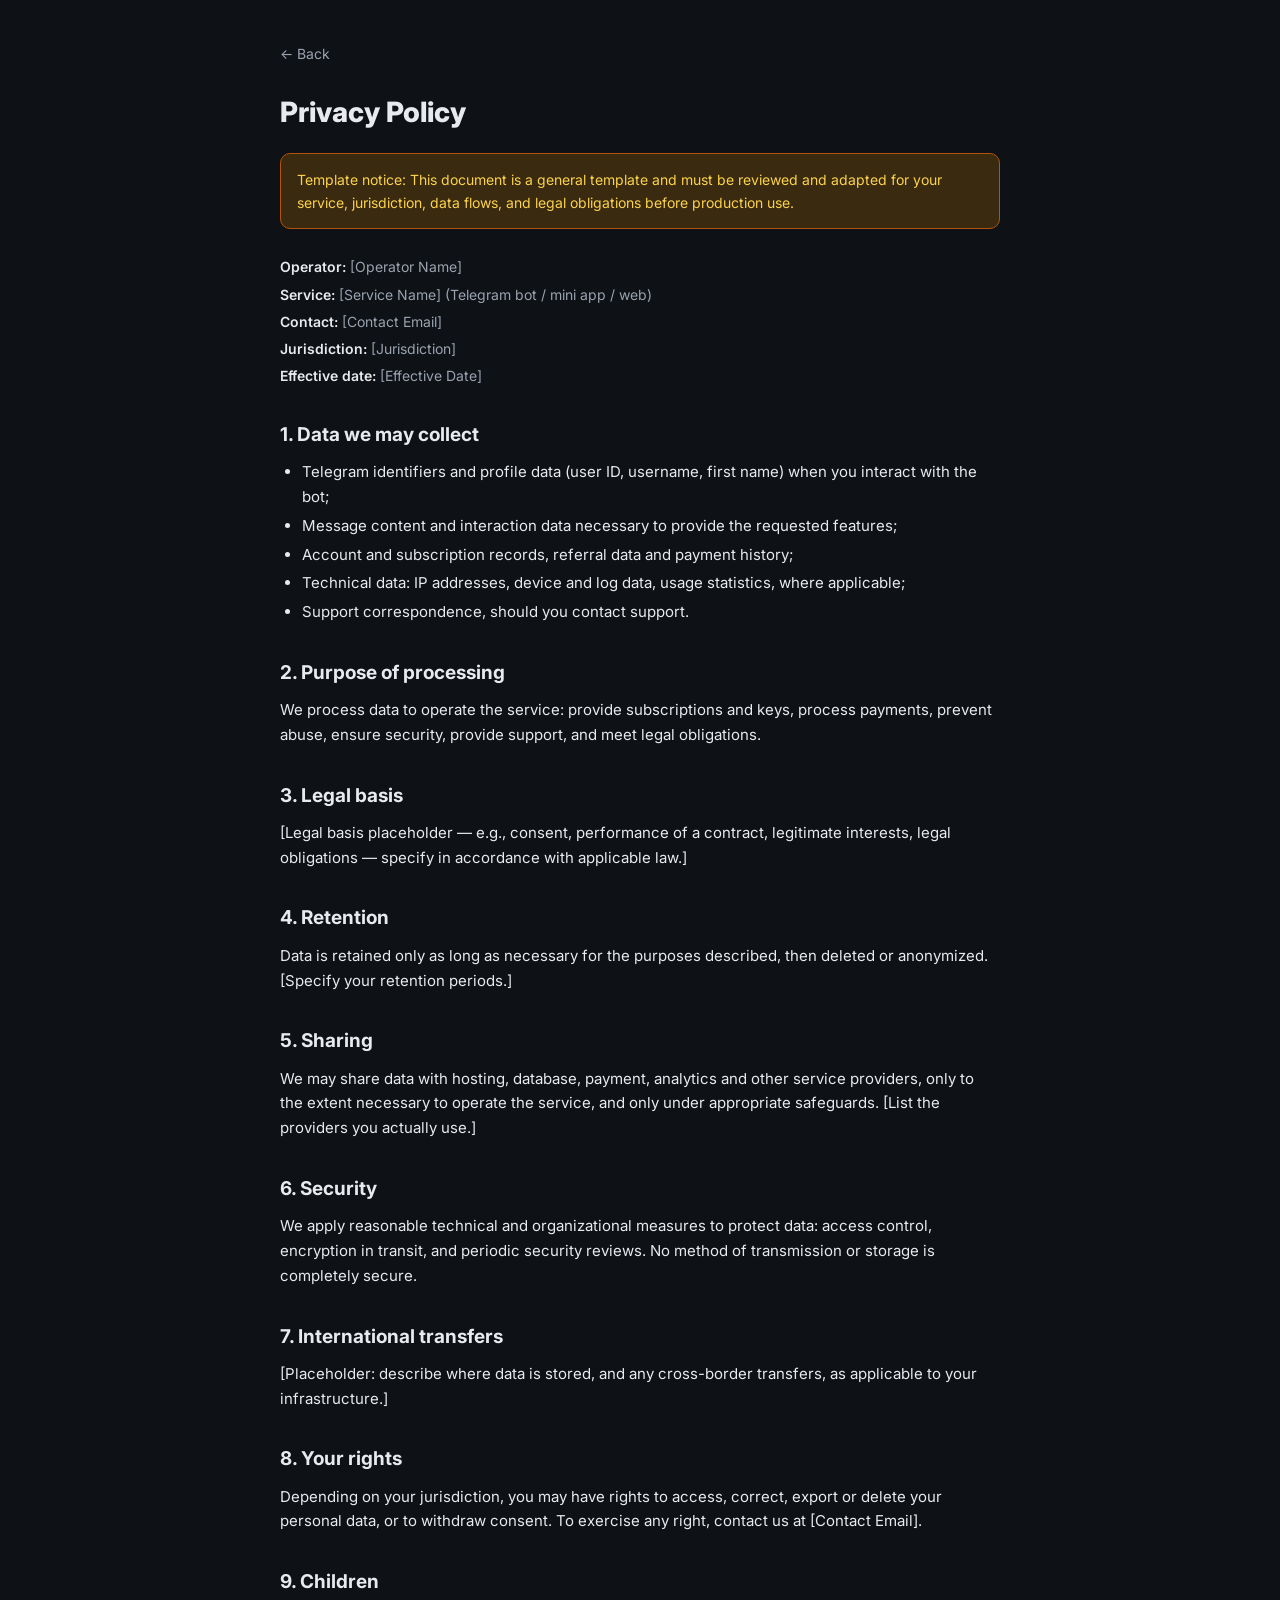
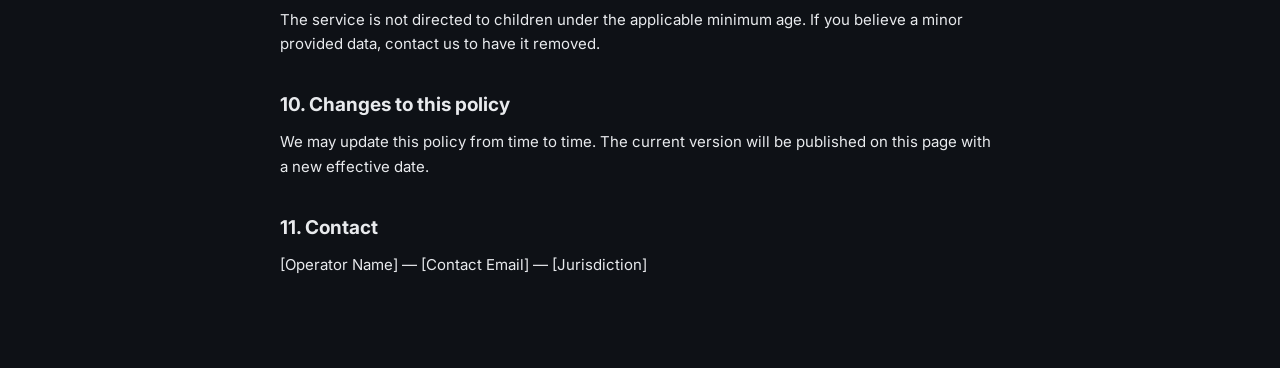
<file: web/static/privacy.html>
<!DOCTYPE html>
<html lang="en">
<head>
    <meta charset="UTF-8">
    <meta name="viewport" content="width=device-width, initial-scale=1.0, viewport-fit=cover">
    <title>NoName — Privacy Policy (template)</title>
    <link href="https://fonts.googleapis.com/css2?family=Inter:wght@400;500;600;700;800;900&display=swap" rel="stylesheet">
    <style>
        * { box-sizing: border-box; margin: 0; padding: 0; }
        body { font-family: 'Inter', system-ui, sans-serif; background: #0e1116; color: #e8eaed; line-height: 1.65; }
        .wrap { max-width: 760px; margin: 0 auto; padding: 40px 20px 80px; }
        h1 { font-size: 28px; font-weight: 800; margin-bottom: 8px; }
        h2 { font-size: 19px; font-weight: 700; margin: 32px 0 10px; }
        .notice { border: 1px solid #b45309; background: #3a2a10; color: #fcd34d; border-radius: 10px; padding: 14px 16px; font-size: 14px; margin: 18px 0 26px; }
        .meta { display: grid; gap: 4px; font-size: 14px; color: #9aa3af; margin: 16px 0; }
        .meta b { color: #e8eaed; font-weight: 600; }
        p { margin: 10px 0; font-size: 15px; }
        ul { margin: 8px 0 8px 22px; font-size: 15px; }
        li { margin: 4px 0; }
        a { color: #6ea8fe; }
        .back { display: inline-block; margin-bottom: 24px; color: #9aa3af; text-decoration: none; font-size: 14px; }
    </style>
</head>
<body>
    <div class="wrap">
        <a class="back" href="/">← Back</a>
        <h1>Privacy Policy</h1>
        <p class="notice">Template notice: This document is a general template and must be reviewed and adapted for your service, jurisdiction, data flows, and legal obligations before production use.</p>
        <div class="meta">
            <span><b>Operator:</b> [Operator Name]</span>
            <span><b>Service:</b> [Service Name] (Telegram bot / mini app / web)</span>
            <span><b>Contact:</b> [Contact Email]</span>
            <span><b>Jurisdiction:</b> [Jurisdiction]</span>
            <span><b>Effective date:</b> [Effective Date]</span>
        </div>

        <h2>1. Data we may collect</h2>
        <ul>
            <li>Telegram identifiers and profile data (user ID, username, first name) when you interact with the bot;</li>
            <li>Message content and interaction data necessary to provide the requested features;</li>
            <li>Account and subscription records, referral data and payment history;</li>
            <li>Technical data: IP addresses, device and log data, usage statistics, where applicable;</li>
            <li>Support correspondence, should you contact support.</li>
        </ul>

        <h2>2. Purpose of processing</h2>
        <p>We process data to operate the service: provide subscriptions and keys, process payments, prevent abuse, ensure security, provide support, and meet legal obligations.</p>

        <h2>3. Legal basis</h2>
        <p>[Legal basis placeholder — e.g., consent, performance of a contract, legitimate interests, legal obligations — specify in accordance with applicable law.]</p>

        <h2>4. Retention</h2>
        <p>Data is retained only as long as necessary for the purposes described, then deleted or anonymized. [Specify your retention periods.]</p>

        <h2>5. Sharing</h2>
        <p>We may share data with hosting, database, payment, analytics and other service providers, only to the extent necessary to operate the service, and only under appropriate safeguards. [List the providers you actually use.]</p>

        <h2>6. Security</h2>
        <p>We apply reasonable technical and organizational measures to protect data: access control, encryption in transit, and periodic security reviews. No method of transmission or storage is completely secure.</p>

        <h2>7. International transfers</h2>
        <p>[Placeholder: describe where data is stored, and any cross-border transfers, as applicable to your infrastructure.]</p>

        <h2>8. Your rights</h2>
        <p>Depending on your jurisdiction, you may have rights to access, correct, export or delete your personal data, or to withdraw consent. To exercise any right, contact us at [Contact Email].</p>

        <h2>9. Children</h2>
        <p>The service is not directed to children under the applicable minimum age. If you believe a minor provided data, contact us to have it removed.</p>

        <h2>10. Changes to this policy</h2>
        <p>We may update this policy from time to time. The current version will be published on this page with a new effective date.</p>

        <h2>11. Contact</h2>
        <p>[Operator Name] — [Contact Email] — [Jurisdiction]</p>
    </div>
</body>
</html>
</file>
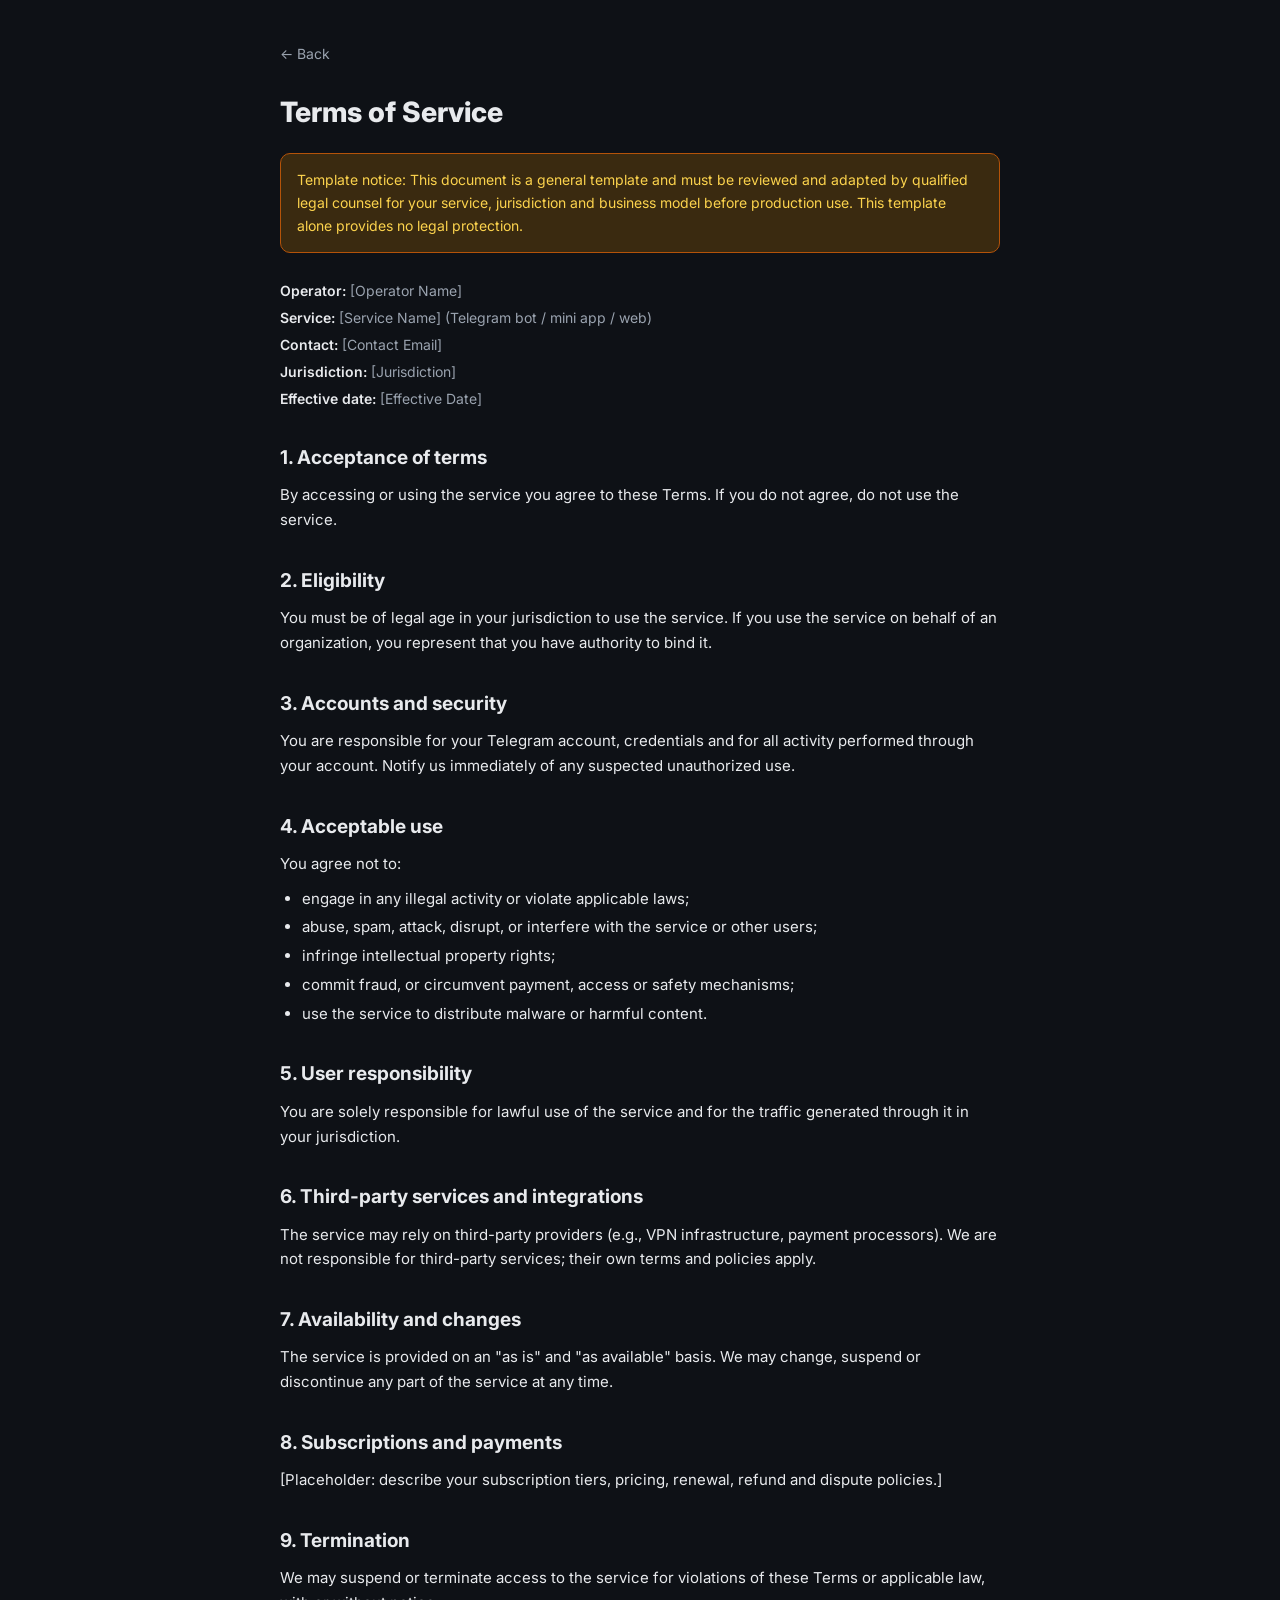
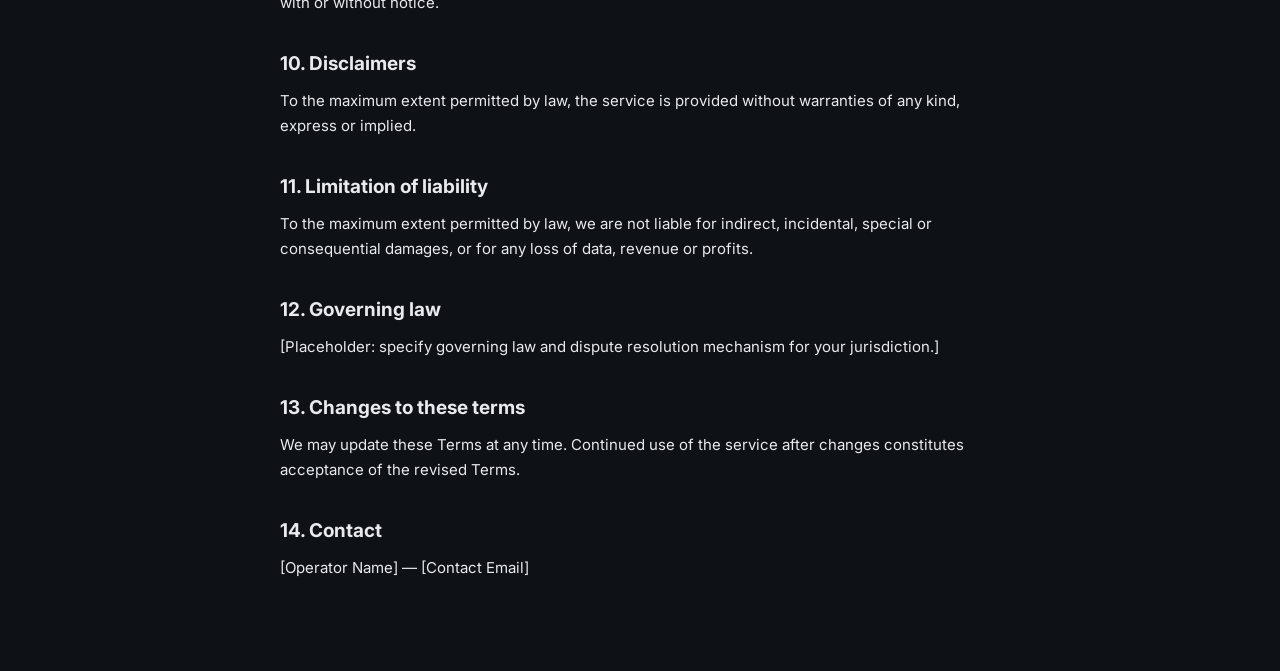
<file: web/static/terms.html>
<!DOCTYPE html>
<html lang="en">
<head>
    <meta charset="UTF-8">
    <meta name="viewport" content="width=device-width, initial-scale=1.0, viewport-fit=cover">
    <title>NoName — Terms of Service (template)</title>
    <link href="https://fonts.googleapis.com/css2?family=Inter:wght@400;500;600;700;800;900&display=swap" rel="stylesheet">
    <style>
        * { box-sizing: border-box; margin: 0; padding: 0; }
        body { font-family: 'Inter', system-ui, sans-serif; background: #0e1116; color: #e8eaed; line-height: 1.65; }
        .wrap { max-width: 760px; margin: 0 auto; padding: 40px 20px 80px; }
        h1 { font-size: 28px; font-weight: 800; margin-bottom: 8px; }
        h2 { font-size: 19px; font-weight: 700; margin: 32px 0 10px; }
        .notice { border: 1px solid #b45309; background: #3a2a10; color: #fcd34d; border-radius: 10px; padding: 14px 16px; font-size: 14px; margin: 18px 0 26px; }
        .meta { display: grid; gap: 4px; font-size: 14px; color: #9aa3af; margin: 16px 0; }
        .meta b { color: #e8eaed; font-weight: 600; }
        p { margin: 10px 0; font-size: 15px; }
        ul { margin: 8px 0 8px 22px; font-size: 15px; }
        li { margin: 4px 0; }
        a { color: #6ea8fe; }
        .back { display: inline-block; margin-bottom: 24px; color: #9aa3af; text-decoration: none; font-size: 14px; }
    </style>
</head>
<body>
    <div class="wrap">
        <a class="back" href="/">← Back</a>
        <h1>Terms of Service</h1>
        <p class="notice">Template notice: This document is a general template and must be reviewed and adapted by qualified legal counsel for your service, jurisdiction and business model before production use. This template alone provides no legal protection.</p>
        <div class="meta">
            <span><b>Operator:</b> [Operator Name]</span>
            <span><b>Service:</b> [Service Name] (Telegram bot / mini app / web)</span>
            <span><b>Contact:</b> [Contact Email]</span>
            <span><b>Jurisdiction:</b> [Jurisdiction]</span>
            <span><b>Effective date:</b> [Effective Date]</span>
        </div>

        <h2>1. Acceptance of terms</h2>
        <p>By accessing or using the service you agree to these Terms. If you do not agree, do not use the service.</p>

        <h2>2. Eligibility</h2>
        <p>You must be of legal age in your jurisdiction to use the service. If you use the service on behalf of an organization, you represent that you have authority to bind it.</p>

        <h2>3. Accounts and security</h2>
        <p>You are responsible for your Telegram account, credentials and for all activity performed through your account. Notify us immediately of any suspected unauthorized use.</p>

        <h2>4. Acceptable use</h2>
        <p>You agree not to:</p>
        <ul>
            <li>engage in any illegal activity or violate applicable laws;</li>
            <li>abuse, spam, attack, disrupt, or interfere with the service or other users;</li>
            <li>infringe intellectual property rights;</li>
            <li>commit fraud, or circumvent payment, access or safety mechanisms;</li>
            <li>use the service to distribute malware or harmful content.</li>
        </ul>

        <h2>5. User responsibility</h2>
        <p>You are solely responsible for lawful use of the service and for the traffic generated through it in your jurisdiction.</p>

        <h2>6. Third-party services and integrations</h2>
        <p>The service may rely on third-party providers (e.g., VPN infrastructure, payment processors). We are not responsible for third-party services; their own terms and policies apply.</p>

        <h2>7. Availability and changes</h2>
        <p>The service is provided on an "as is" and "as available" basis. We may change, suspend or discontinue any part of the service at any time.</p>

        <h2>8. Subscriptions and payments</h2>
        <p>[Placeholder: describe your subscription tiers, pricing, renewal, refund and dispute policies.]</p>

        <h2>9. Termination</h2>
        <p>We may suspend or terminate access to the service for violations of these Terms or applicable law, with or without notice.</p>

        <h2>10. Disclaimers</h2>
        <p>To the maximum extent permitted by law, the service is provided without warranties of any kind, express or implied.</p>

        <h2>11. Limitation of liability</h2>
        <p>To the maximum extent permitted by law, we are not liable for indirect, incidental, special or consequential damages, or for any loss of data, revenue or profits.</p>

        <h2>12. Governing law</h2>
        <p>[Placeholder: specify governing law and dispute resolution mechanism for your jurisdiction.]</p>

        <h2>13. Changes to these terms</h2>
        <p>We may update these Terms at any time. Continued use of the service after changes constitutes acceptance of the revised Terms.</p>

        <h2>14. Contact</h2>
        <p>[Operator Name] — [Contact Email]</p>
    </div>
</body>
</html>
</file>
